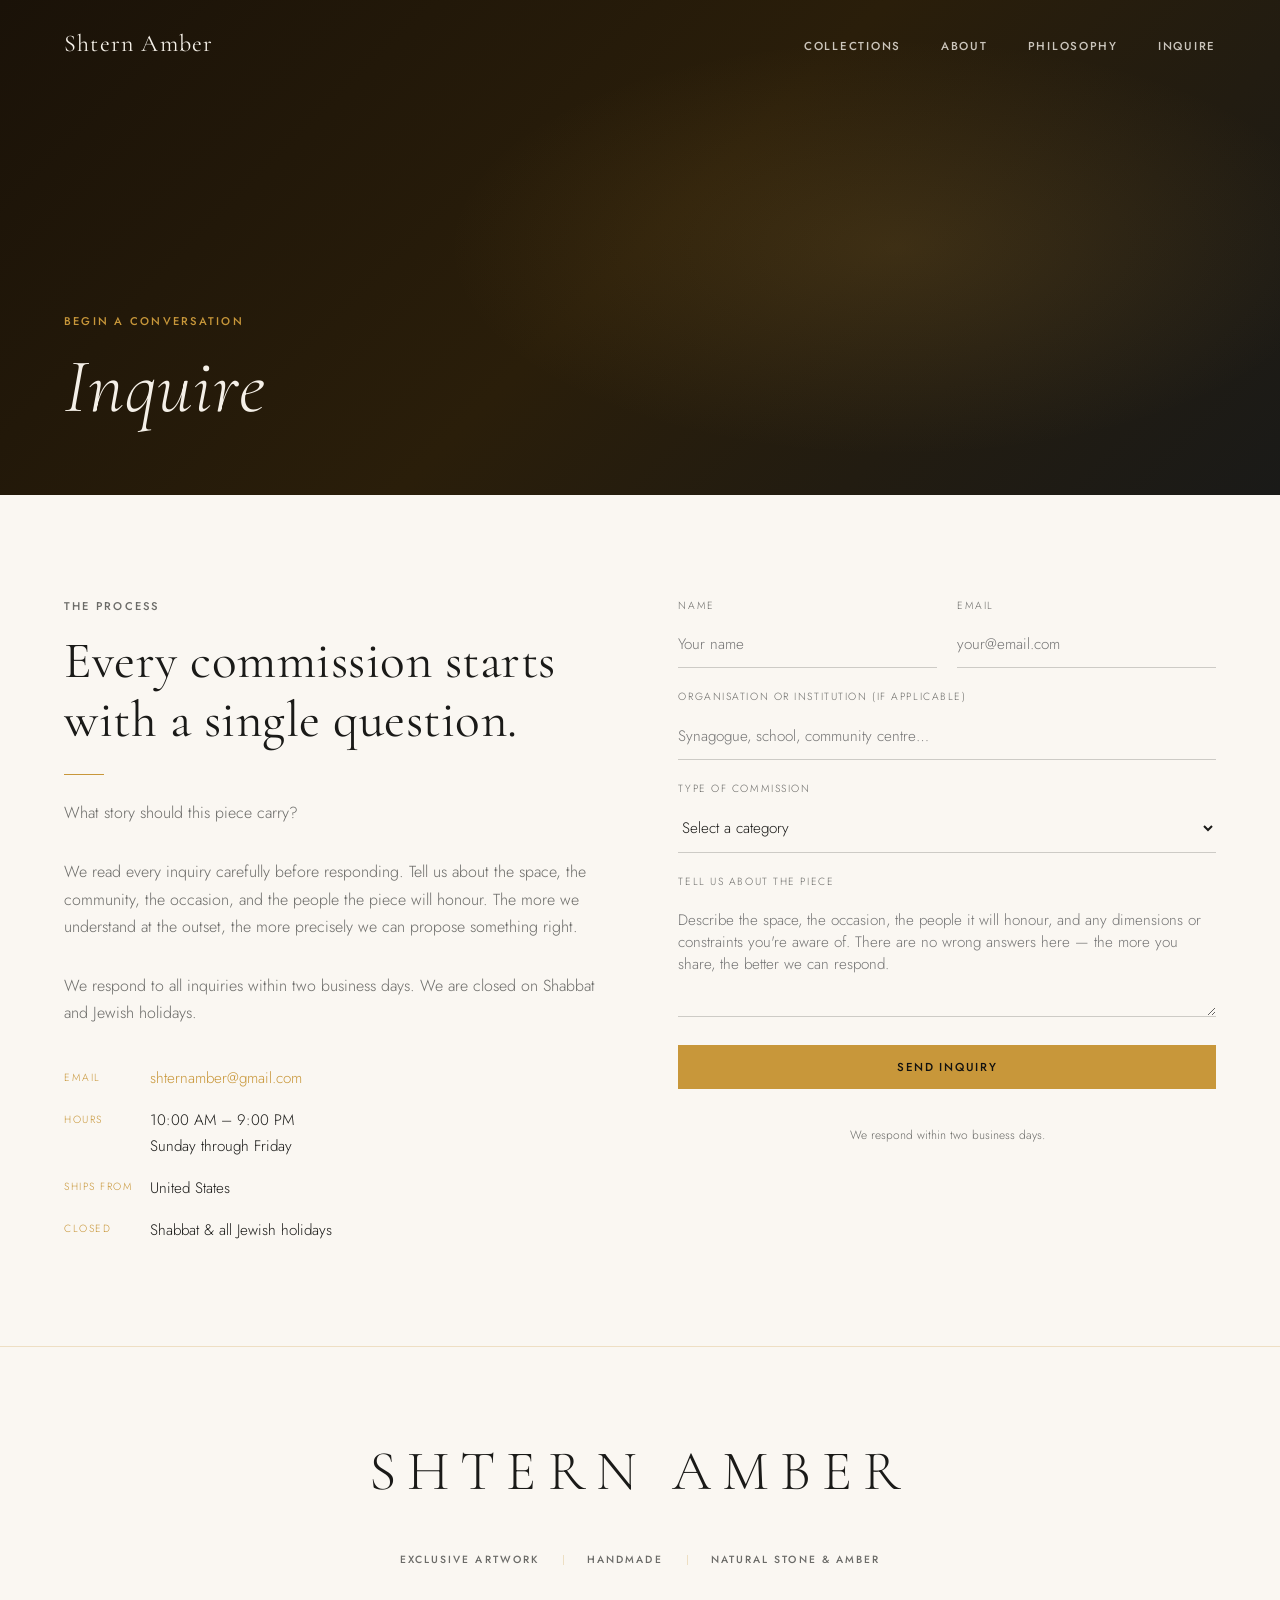
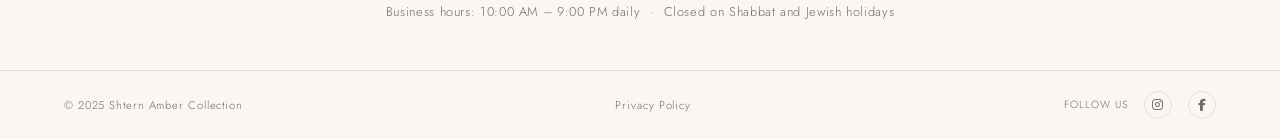
<file: contact.html>
﻿<!DOCTYPE html>
<html lang="en">
<head>
  <meta charset="UTF-8">
  <meta name="viewport" content="width=device-width, initial-scale=1.0">
  <title>Inquire — Shtern Amber</title>
  <meta name="description" content="Begin a conversation with Shtern Amber. Every commission starts with a single question — what story should this piece carry?">
  <link rel="stylesheet" href="css/style.css">
  <link rel="stylesheet" href="https://cdnjs.cloudflare.com/ajax/libs/font-awesome/6.5.0/css/all.min.css">
</head>
<body>
  <nav class="nav" id="nav">
    <a href="index.html" class="nav-logo">Shtern Amber</a>
    <ul class="nav-links">
      <li class="nav-item"><a href="#">Collections</a>
        <div class="dropdown">
          <a href="memorial-boards.html">Memorial Boards</a><a href="donor-walls.html">Donor Walls</a><a href="tree-of-life.html">Tree of Life</a><a href="mezuzah.html">Mezuzah Cases</a><a href="torah-pointers.html">Torah Pointers</a><a href="challah-boards.html">Challah Boards</a><a href="home-blessings.html">Home Blessings</a><a href="fundraising-art.html">Fundraising Art</a>
        </div>
      </li>
      <li><a href="about.html">About</a></li><li><a href="philosophy.html">Philosophy</a></li><li><a href="contact.html">Inquire</a></li>
    </ul>
    <button class="nav-burger" id="burger" aria-label="Menu"><span></span><span></span><span></span></button>
  </nav>
  <div class="mobile-menu" id="mobileMenu">
    <button class="mobile-menu-close" id="menuClose">✕</button>
    <a href="memorial-boards.html" class="mobile-menu-sub">Memorial Boards</a><a href="donor-walls.html" class="mobile-menu-sub">Donor Walls</a><a href="tree-of-life.html" class="mobile-menu-sub">Tree of Life</a><a href="mezuzah.html" class="mobile-menu-sub">Mezuzah Cases</a><a href="torah-pointers.html" class="mobile-menu-sub">Torah Pointers</a><a href="challah-boards.html" class="mobile-menu-sub">Challah Boards</a><a href="home-blessings.html" class="mobile-menu-sub">Home Blessings</a><a href="fundraising-art.html" class="mobile-menu-sub">Fundraising Art</a>
    <a href="about.html">About</a><a href="philosophy.html">Philosophy</a><a href="contact.html">Inquire</a>
  </div>

  <div class="page-hero">
    <div class="page-hero-bg"></div><div class="page-hero-glow"></div>
    <div class="container page-hero-content">
      <p class="label">Begin a Conversation</p>
      <h1>Inquire</h1>
    </div>
  </div>

  <section>
    <div class="container">
      <div class="contact-grid">
        <div class="contact-info">
          <p class="label">The Process</p>
          <h2>Every commission starts with a single question.</h2>
          <div class="divider"></div>
          <p>What story should this piece carry?</p>
          <p>We read every inquiry carefully before responding. Tell us about the space, the community, the occasion, and the people the piece will honour. The more we understand at the outset, the more precisely we can propose something right.</p>
          <p>We respond to all inquiries within two business days. We are closed on Shabbat and Jewish holidays.</p>

          <div class="contact-detail" style="margin-top: 2.5rem;">
            <div class="contact-detail-item">
              <span class="contact-detail-item-label">Email</span>
              <span class="contact-detail-item-val"><a href="mailto:shternamber@gmail.com" style="color:var(--amber);">shternamber@gmail.com</a></span>
            </div>
            <div class="contact-detail-item">
              <span class="contact-detail-item-label">Hours</span>
              <span class="contact-detail-item-val">10:00 AM – 9:00 PM<br>Sunday through Friday</span>
            </div>
            <div class="contact-detail-item">
              <span class="contact-detail-item-label">Ships From</span>
              <span class="contact-detail-item-val">United States</span>
            </div>
            <div class="contact-detail-item">
              <span class="contact-detail-item-label">Closed</span>
              <span class="contact-detail-item-val">Shabbat &amp; all Jewish holidays</span>
            </div>
          </div>
        </div>

        <div>
          <form class="contact-form" name="contact" action="https://formspree.io/f/shternamber@gmail.com" method="POST">
            <div class="form-row">
              <div class="form-group">
                <label for="name">Name</label>
                <input type="text" id="name" name="name" required placeholder="Your name">
              </div>
              <div class="form-group">
                <label for="email">Email</label>
                <input type="email" id="email" name="email" required placeholder="your@email.com">
              </div>
            </div>
            <div class="form-group">
              <label for="organisation">Organisation or Institution (if applicable)</label>
              <input type="text" id="organisation" name="organisation" placeholder="Synagogue, school, community centre…">
            </div>
            <div class="form-group">
              <label for="type">Type of Commission</label>
              <select id="type" name="type">
                <option value="">Select a category</option>
                <option>Memorial Board</option>
                <option>Donor Recognition Wall</option>
                <option>Tree of Life</option>
                <option>Mezuzah Case</option>
                <option>Torah Pointer</option>
                <option>Challah Board</option>
                <option>Home Blessing Panel</option>
                <option>Fundraising Artwork</option>
                <option>Other / Not sure yet</option>
              </select>
            </div>
            <div class="form-group">
              <label for="message">Tell us about the piece</label>
              <textarea id="message" name="message" required placeholder="Describe the space, the occasion, the people it will honour, and any dimensions or constraints you're aware of. There are no wrong answers here — the more you share, the better we can respond."></textarea>
            </div>
            <button type="submit" class="btn btn-amber" style="width:100%; justify-content:center; margin-top:0.5rem;">Send Inquiry</button>
            <p style="font-size:0.75rem; color:var(--grey); text-align:center; margin-top:1rem;">We respond within two business days.</p>
          </form>
        </div>
      </div>
    </div>
  </section>

  <footer class="footer">
    <div class="footer-top">
      <div class="footer-logo-text">Shtern Amber</div>
      <div class="footer-services">
        <span class="footer-service">Exclusive Artwork</span>
        <span class="footer-service">Handmade</span>
        <span class="footer-service">Natural Stone &amp; Amber</span>
      </div>
      <p class="footer-schedule">Business hours: 10:00 AM &ndash; 9:00 PM daily &nbsp;&middot;&nbsp; Closed on Shabbat and Jewish holidays</p>
    </div>
    <div class="footer-bottom">
      <span>&copy; 2025 Shtern Amber Collection</span>
      <a href="#">Privacy Policy</a>
      <div class="footer-socials">
        <span class="footer-socials-label">Follow us</span>
        <a href="https://www.instagram.com/shtern.amber/" class="footer-social-link" target="_blank" aria-label="Instagram"><i class="fa-brands fa-instagram"></i></a>
        <a href="https://www.facebook.com/shternamber/" class="footer-social-link" target="_blank" aria-label="Facebook"><i class="fa-brands fa-facebook-f"></i></a>
      </div>
    </div>
  </footer>
  <script src="js/main.js"></script>
</body>
</html>
</file>
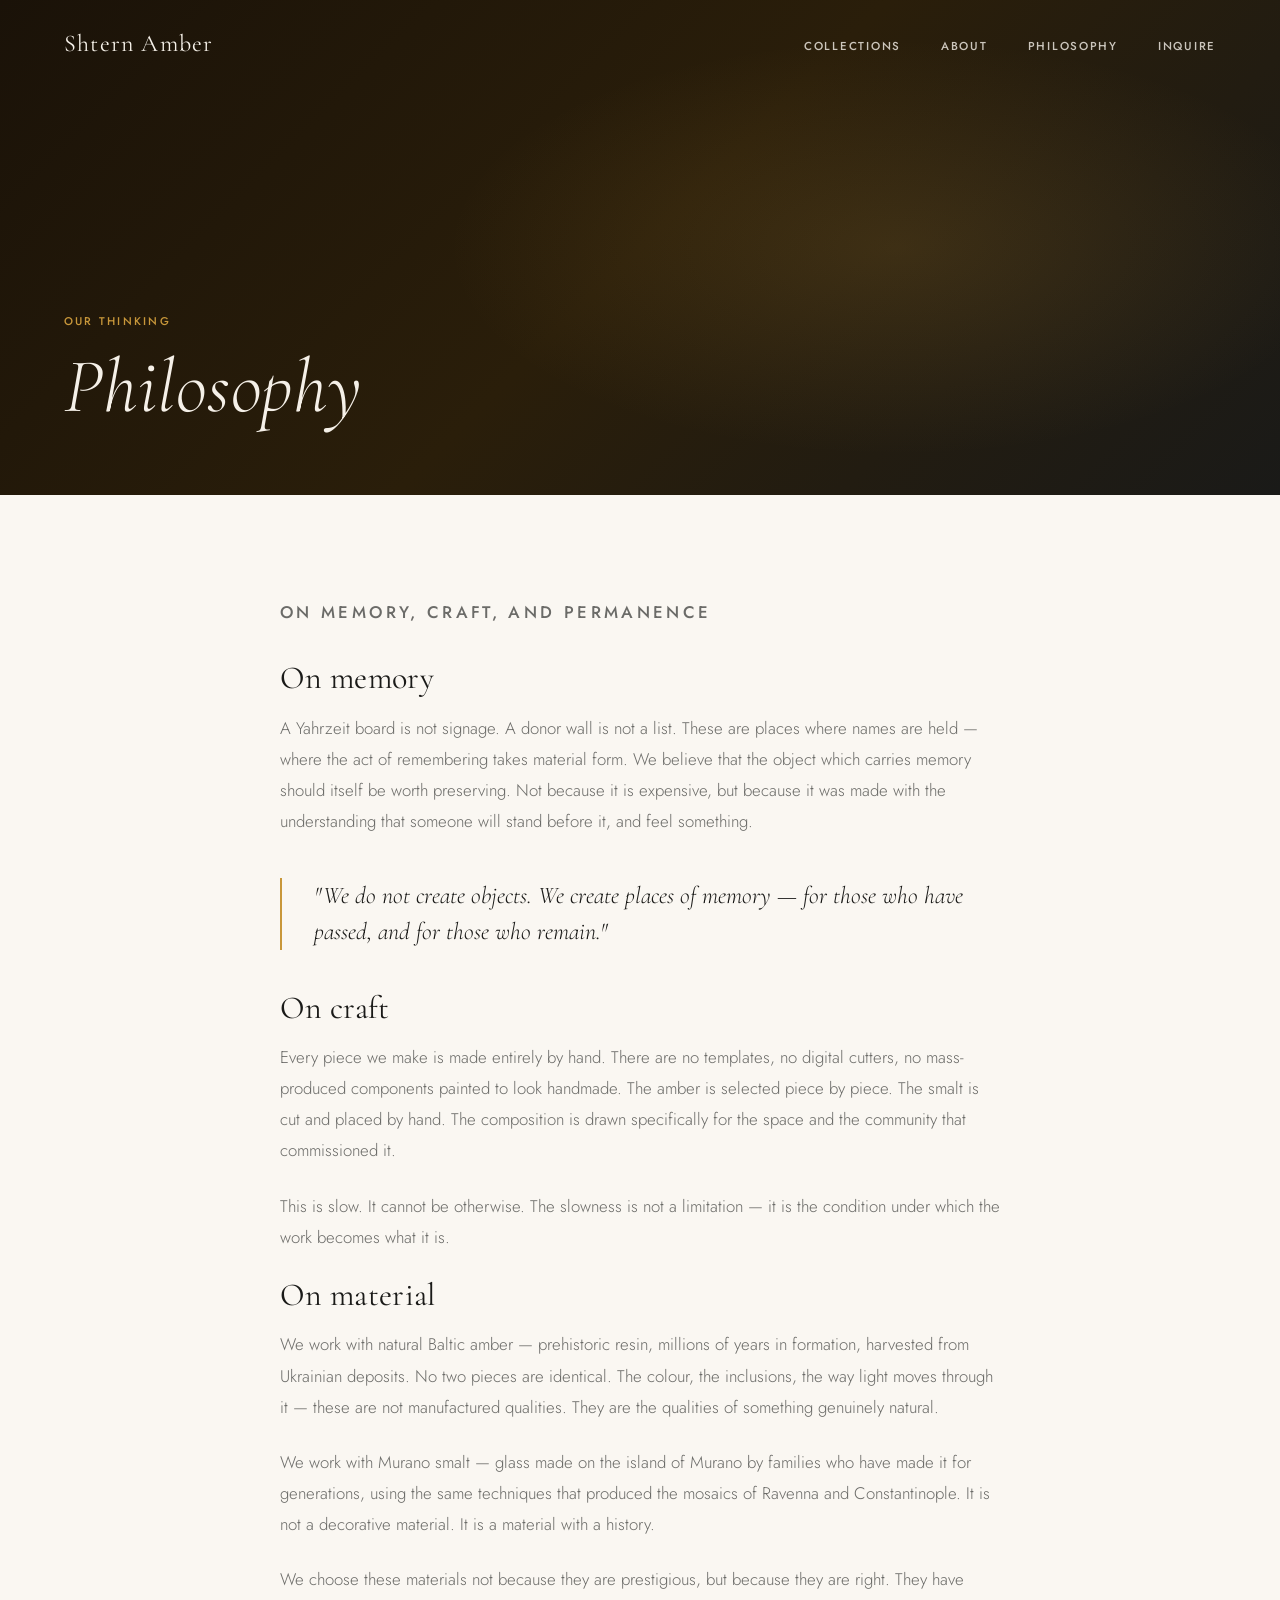
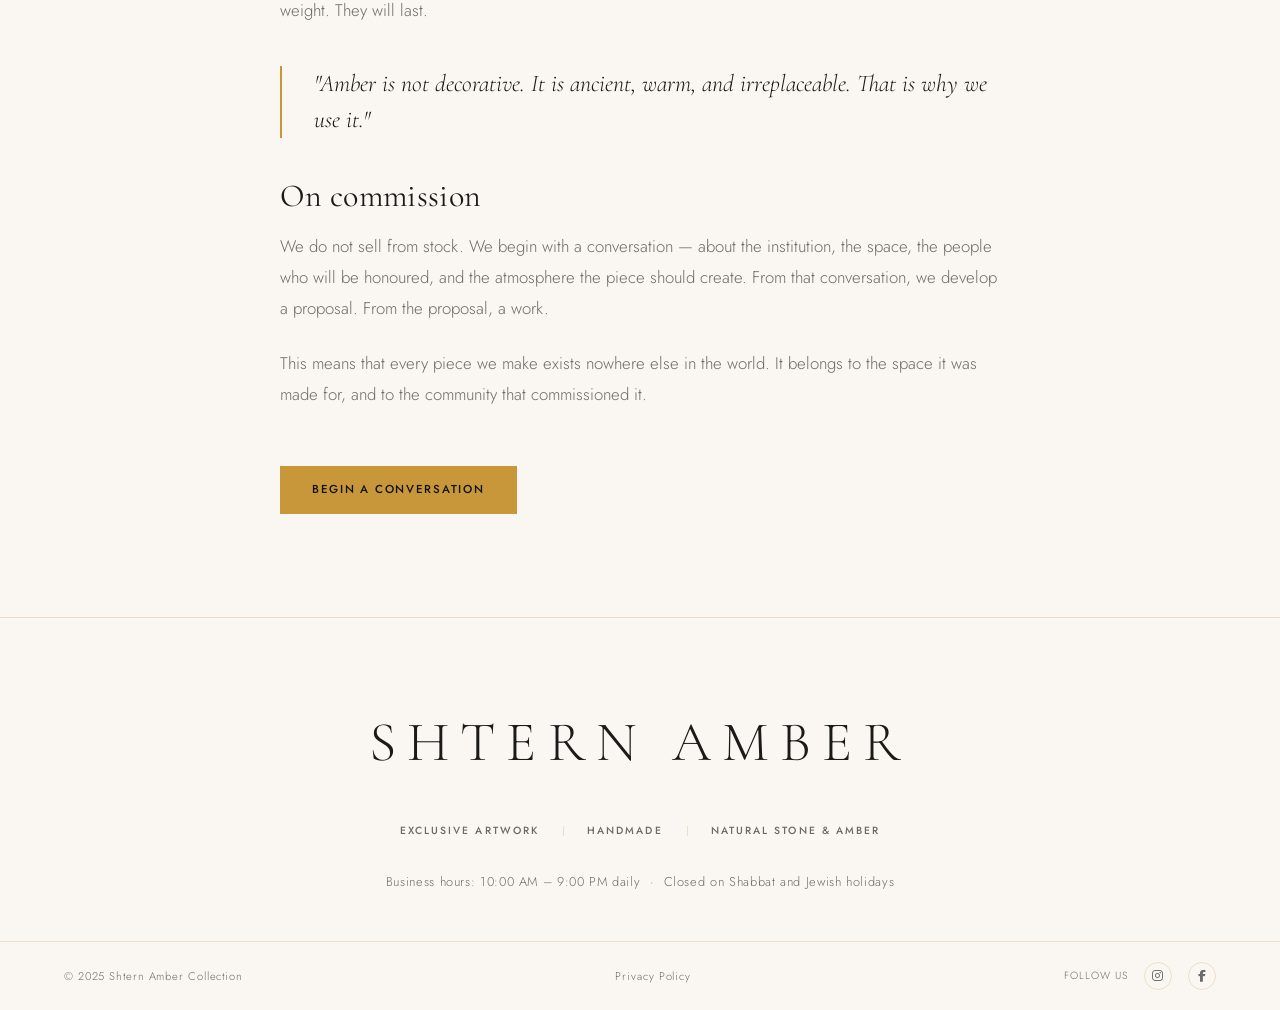
<file: philosophy.html>
﻿<!DOCTYPE html>
<html lang="en">
<head>
  <meta charset="UTF-8">
  <meta name="viewport" content="width=device-width, initial-scale=1.0">
  <title>Philosophy — Shtern Amber</title>
  <meta name="description" content="The philosophy behind Shtern Amber: on memory, craft, material, and the meaning of objects made by hand.">
  <link rel="stylesheet" href="css/style.css">
  <link rel="stylesheet" href="https://cdnjs.cloudflare.com/ajax/libs/font-awesome/6.5.0/css/all.min.css">
  <style>
    .philosophy-body { max-width: 720px; margin: 0 auto; }
    .philosophy-body h3 { margin-bottom: 1rem; }
    .philosophy-body p { color: var(--grey); margin-bottom: 1.5rem; font-size: 1.05rem; line-height: 1.85; }
    .philosophy-body .pull-quote {
      border-left: 2px solid var(--amber);
      padding-left: 2rem;
      margin: 2.5rem 0;
      font-family: var(--serif);
      font-size: 1.5rem;
      font-style: italic;
      color: var(--dark);
      line-height: 1.5;
    }
  </style>
</head>
<body>

  <nav class="nav" id="nav">
    <a href="index.html" class="nav-logo">Shtern Amber</a>
    <ul class="nav-links">
      <li class="nav-item">
        <a href="#">Collections</a>
        <div class="dropdown">
          <a href="memorial-boards.html">Memorial Boards</a>
          <a href="donor-walls.html">Donor Walls</a>
          <a href="tree-of-life.html">Tree of Life</a>
          <a href="mezuzah.html">Mezuzah Cases</a>
          <a href="torah-pointers.html">Torah Pointers</a>
          <a href="challah-boards.html">Challah Boards</a>
          <a href="home-blessings.html">Home Blessings</a>
          <a href="fundraising-art.html">Fundraising Art</a>
        </div>
      </li>
      <li><a href="about.html">About</a></li>
      <li><a href="philosophy.html">Philosophy</a></li>
      <li><a href="contact.html">Inquire</a></li>
    </ul>
    <button class="nav-burger" id="burger" aria-label="Menu">
      <span></span><span></span><span></span>
    </button>
  </nav>

  <div class="mobile-menu" id="mobileMenu">
    <button class="mobile-menu-close" id="menuClose">✕</button>
    <a href="memorial-boards.html" class="mobile-menu-sub">Memorial Boards</a>
    <a href="donor-walls.html" class="mobile-menu-sub">Donor Walls</a>
    <a href="tree-of-life.html" class="mobile-menu-sub">Tree of Life</a>
    <a href="mezuzah.html" class="mobile-menu-sub">Mezuzah Cases</a>
    <a href="torah-pointers.html" class="mobile-menu-sub">Torah Pointers</a>
    <a href="challah-boards.html" class="mobile-menu-sub">Challah Boards</a>
    <a href="home-blessings.html" class="mobile-menu-sub">Home Blessings</a>
    <a href="fundraising-art.html" class="mobile-menu-sub">Fundraising Art</a>
    <a href="about.html">About</a>
    <a href="philosophy.html">Philosophy</a>
    <a href="contact.html">Inquire</a>
  </div>

  <div class="page-hero">
    <div class="page-hero-bg"></div>
    <div class="page-hero-glow"></div>
    <div class="container page-hero-content">
      <p class="label">Our Thinking</p>
      <h1>Philosophy</h1>
    </div>
  </div>

  <section>
    <div class="container">
      <div class="philosophy-body">

        <p class="label" style="margin-bottom: 2rem;">On Memory, Craft, and Permanence</p>

        <h3>On memory</h3>
        <p>A Yahrzeit board is not signage. A donor wall is not a list. These are places where names are held — where the act of remembering takes material form. We believe that the object which carries memory should itself be worth preserving. Not because it is expensive, but because it was made with the understanding that someone will stand before it, and feel something.</p>

        <div class="pull-quote">
          "We do not create objects. We create places of memory — for those who have passed, and for those who remain."
        </div>

        <h3>On craft</h3>
        <p>Every piece we make is made entirely by hand. There are no templates, no digital cutters, no mass-produced components painted to look handmade. The amber is selected piece by piece. The smalt is cut and placed by hand. The composition is drawn specifically for the space and the community that commissioned it.</p>
        <p>This is slow. It cannot be otherwise. The slowness is not a limitation — it is the condition under which the work becomes what it is.</p>

        <h3>On material</h3>
        <p>We work with natural Baltic amber — prehistoric resin, millions of years in formation, harvested from Ukrainian deposits. No two pieces are identical. The colour, the inclusions, the way light moves through it — these are not manufactured qualities. They are the qualities of something genuinely natural.</p>
        <p>We work with Murano smalt — glass made on the island of Murano by families who have made it for generations, using the same techniques that produced the mosaics of Ravenna and Constantinople. It is not a decorative material. It is a material with a history.</p>
        <p>We choose these materials not because they are prestigious, but because they are right. They have weight. They will last.</p>

        <div class="pull-quote">
          "Amber is not decorative. It is ancient, warm, and irreplaceable. That is why we use it."
        </div>

        <h3>On commission</h3>
        <p>We do not sell from stock. We begin with a conversation — about the institution, the space, the people who will be honoured, and the atmosphere the piece should create. From that conversation, we develop a proposal. From the proposal, a work.</p>
        <p>This means that every piece we make exists nowhere else in the world. It belongs to the space it was made for, and to the community that commissioned it.</p>

        <a href="contact.html" class="btn btn-amber mt-md">Begin a Conversation</a>

      </div>
    </div>
  </section>

  <footer class="footer">
    <div class="footer-top">
      <div class="footer-logo-text">Shtern Amber</div>
      <div class="footer-services">
        <span class="footer-service">Exclusive Artwork</span>
        <span class="footer-service">Handmade</span>
        <span class="footer-service">Natural Stone &amp; Amber</span>
      </div>
      <p class="footer-schedule">Business hours: 10:00 AM &ndash; 9:00 PM daily &nbsp;&middot;&nbsp; Closed on Shabbat and Jewish holidays</p>
    </div>
    <div class="footer-bottom">
      <span>&copy; 2025 Shtern Amber Collection</span>
      <a href="#">Privacy Policy</a>
      <div class="footer-socials">
        <span class="footer-socials-label">Follow us</span>
        <a href="https://www.instagram.com/shtern.amber/" class="footer-social-link" target="_blank" aria-label="Instagram"><i class="fa-brands fa-instagram"></i></a>
        <a href="https://www.facebook.com/shternamber/" class="footer-social-link" target="_blank" aria-label="Facebook"><i class="fa-brands fa-facebook-f"></i></a>
      </div>
    </div>
  </footer>

  <script src="js/main.js"></script>
</body>
</html>
</file>
<file: css/style.css>
/* ============================================================
   SHTERN AMBER — Luxury Design System
   ============================================================ */

@import url('https://fonts.googleapis.com/css2?family=Cormorant+Garamond:ital,wght@0,300;0,400;0,500;0,600;1,300;1,400&family=Jost:wght@300;400;500&display=swap');

/* --- Variables --- */
:root {
  --black:   #111110;
  --dark:    #1a1a18;
  --amber:   #c8973a;
  --amber-lt:#e0b96a;
  --ivory:   #f5f0e8;
  --cream:   #faf7f2;
  --grey:    #6b6b68;
  --line:    rgba(200, 151, 58, 0.25);

  --serif:   'Cormorant Garamond', Georgia, serif;
  --sans:    'Jost', system-ui, sans-serif;

  --max:     1320px;
  --pad:     clamp(1.5rem, 5vw, 5rem);
}

/* --- Reset --- */
*, *::before, *::after { box-sizing: border-box; margin: 0; padding: 0; }
html { scroll-behavior: smooth; font-size: 16px; }
body {
  background: var(--cream);
  color: var(--dark);
  font-family: var(--sans);
  font-weight: 300;
  line-height: 1.7;
  -webkit-font-smoothing: antialiased;
}
img { display: block; max-width: 100%; height: auto; }
a { color: inherit; text-decoration: none; }

/* --- Typography --- */
h1, h2, h3, h4 {
  font-family: var(--serif);
  font-weight: 400;
  line-height: 1.15;
  letter-spacing: 0.01em;
}
h1 { font-size: clamp(2.8rem, 6vw, 5.5rem); }
h2 { font-size: clamp(2rem, 4vw, 3.5rem); }
h3 { font-size: clamp(1.4rem, 2.5vw, 2rem); }
h4 { font-size: 1.2rem; }

.label {
  font-family: var(--sans);
  font-size: 0.7rem;
  font-weight: 500;
  letter-spacing: 0.2em;
  text-transform: uppercase;
  color: var(--amber);
}

/* --- Layout --- */
.container {
  width: 100%;
  max-width: var(--max);
  margin: 0 auto;
  padding: 0 var(--pad);
}

section { padding: clamp(4rem, 8vw, 9rem) 0; }

/* ============================================================
   NAVIGATION
   ============================================================ */
.nav {
  position: fixed;
  top: 0; left: 0; right: 0;
  z-index: 100;
  padding: 1.5rem var(--pad);
  display: flex;
  align-items: center;
  justify-content: space-between;
  transition: background 0.4s, padding 0.4s;
}
.nav.scrolled {
  background: rgba(250, 247, 242, 0.96);
  backdrop-filter: blur(12px);
  padding: 1rem var(--pad);
  box-shadow: 0 1px 0 var(--line);
}
.nav-logo {
  font-family: var(--serif);
  font-size: 1.5rem;
  font-weight: 400;
  letter-spacing: 0.05em;
  color: var(--ivory);
  transition: color 0.4s;
}
.nav.scrolled .nav-logo { color: var(--dark); }

.nav-links {
  display: flex;
  gap: 2.5rem;
  list-style: none;
}
.nav-links a {
  font-size: 0.72rem;
  font-weight: 500;
  letter-spacing: 0.15em;
  text-transform: uppercase;
  color: rgba(245,240,232,0.8);
  transition: color 0.3s;
}
.nav.scrolled .nav-links a { color: var(--grey); }
.nav-links a:hover,
.nav.scrolled .nav-links a:hover { color: var(--amber); }

/* Dropdown */
.nav-item { position: relative; }
.dropdown {
  position: absolute;
  top: calc(100% + 1rem);
  left: 50%;
  transform: translateX(-50%);
  background: var(--cream);
  border: 1px solid var(--line);
  min-width: 220px;
  padding: 1rem 0;
  opacity: 0;
  pointer-events: none;
  transition: opacity 0.2s, transform 0.2s;
  transform: translateX(-50%) translateY(-6px);
}
.nav-item:hover .dropdown {
  opacity: 1;
  pointer-events: all;
  transform: translateX(-50%) translateY(0);
}
.dropdown a {
  display: block;
  padding: 0.6rem 1.5rem;
  font-size: 0.72rem;
  letter-spacing: 0.1em;
  color: var(--grey) !important;
}
.dropdown a:hover { color: var(--amber) !important; background: rgba(200,151,58,0.05); }

.nav-burger {
  display: none;
  flex-direction: column;
  gap: 5px;
  cursor: pointer;
  background: none;
  border: none;
  padding: 4px;
}
.nav-burger span {
  display: block;
  width: 24px;
  height: 1px;
  background: var(--ivory);
  transition: background 0.4s;
}
.nav.scrolled .nav-burger span { background: var(--dark); }

/* ============================================================
   HERO
   ============================================================ */
.hero {
  position: relative;
  height: 100vh;
  min-height: 640px;
  display: flex;
  align-items: flex-end;
  padding-bottom: clamp(3rem, 8vw, 7rem);
  overflow: hidden;
  background: var(--black);
}
.hero-bg {
  position: absolute;
  inset: 0;
  background: linear-gradient(
    135deg,
    #1a1208 0%,
    #2a1e0a 40%,
    #1a1a18 100%
  );
}
.hero-glow {
  position: absolute;
  inset: 0;
  background: radial-gradient(
    ellipse 60% 50% at 65% 45%,
    rgba(200, 151, 58, 0.18) 0%,
    transparent 70%
  );
}
.hero-content {
  position: relative;
  z-index: 2;
  max-width: 720px;
}
.hero-label {
  margin-bottom: 1.5rem;
  color: var(--amber);
}
.hero h1 {
  color: var(--ivory);
  margin-bottom: 1.5rem;
  font-weight: 300;
  font-style: italic;
}
.hero h1 em {
  font-style: normal;
  font-weight: 400;
  color: var(--amber-lt);
}
.hero-sub {
  font-size: 1rem;
  color: rgba(245,240,232,0.6);
  max-width: 480px;
  margin-bottom: 2.5rem;
  font-weight: 300;
}
.hero-actions { display: flex; gap: 1.5rem; align-items: center; flex-wrap: wrap; }

/* Scroll indicator */
.hero-scroll {
  position: absolute;
  bottom: 2.5rem;
  right: var(--pad);
  z-index: 2;
  display: flex;
  flex-direction: column;
  align-items: center;
  gap: 0.5rem;
  color: rgba(245,240,232,0.4);
  font-size: 0.65rem;
  letter-spacing: 0.15em;
  text-transform: uppercase;
}
.hero-scroll-line {
  width: 1px;
  height: 60px;
  background: linear-gradient(to bottom, rgba(200,151,58,0.6), transparent);
  animation: scrollLine 2s ease-in-out infinite;
}
@keyframes scrollLine {
  0%, 100% { opacity: 0.4; transform: scaleY(1); }
  50% { opacity: 1; transform: scaleY(0.6); }
}

/* ============================================================
   BUTTONS
   ============================================================ */
.btn {
  display: inline-flex;
  align-items: center;
  gap: 0.6rem;
  padding: 0.9rem 2rem;
  font-family: var(--sans);
  font-size: 0.72rem;
  font-weight: 500;
  letter-spacing: 0.15em;
  text-transform: uppercase;
  cursor: pointer;
  transition: all 0.3s;
  border: none;
}
.btn-amber {
  background: var(--amber);
  color: var(--black);
}
.btn-amber:hover { background: var(--amber-lt); }

.btn-outline {
  background: transparent;
  border: 1px solid rgba(245,240,232,0.35);
  color: var(--ivory);
}
.btn-outline:hover {
  border-color: var(--amber);
  color: var(--amber);
}
.btn-outline-dark {
  background: transparent;
  border: 1px solid rgba(26,26,24,0.3);
  color: var(--dark);
}
.btn-outline-dark:hover {
  border-color: var(--amber);
  color: var(--amber);
}
.btn-arrow::after {
  content: '→';
  font-size: 1em;
  transition: transform 0.3s;
}
.btn-arrow:hover::after { transform: translateX(4px); }

/* ============================================================
   INTRO STRIP
   ============================================================ */
.intro-strip {
  padding: clamp(2.5rem, 5vw, 4rem) 0;
  border-top: 1px solid var(--line);
  border-bottom: 1px solid var(--line);
}
.intro-strip .container {
  display: grid;
  grid-template-columns: repeat(3, 1fr);
  gap: 3rem;
}
.intro-stat { text-align: center; }
.intro-stat-num {
  font-family: var(--serif);
  font-size: clamp(2rem, 4vw, 3.2rem);
  font-weight: 300;
  color: var(--amber);
  display: block;
}
.intro-stat-label {
  font-size: 0.72rem;
  letter-spacing: 0.12em;
  text-transform: uppercase;
  color: var(--grey);
}

/* ============================================================
   ABOUT SECTION
   ============================================================ */
.about-grid {
  display: grid;
  grid-template-columns: 1fr 1fr;
  gap: clamp(3rem, 6vw, 8rem);
  align-items: center;
}
.about-img-wrap {
  position: relative;
}
.about-img-wrap img {
  width: 100%;
  aspect-ratio: 3/4;
  object-fit: cover;
}
.about-img-accent {
  position: absolute;
  bottom: -2rem;
  right: -2rem;
  width: 60%;
  aspect-ratio: 1;
  border: 1px solid var(--line);
  z-index: -1;
}
.about-text .label { margin-bottom: 1rem; }
.about-text h2 { margin-bottom: 1.5rem; }
.about-text p {
  color: var(--grey);
  margin-bottom: 1.2rem;
  font-size: 1.05rem;
}
.about-text .btn { margin-top: 1rem; }

/* ============================================================
   COLLECTIONS GRID
   ============================================================ */
.collections .label { margin-bottom: 1rem; }
.collections h2 { margin-bottom: 0.5rem; }
.collections-intro {
  color: var(--grey);
  margin-bottom: clamp(2.5rem, 5vw, 4rem);
  max-width: 560px;
}
.collections-grid {
  display: grid;
  grid-template-columns: repeat(4, 1fr);
  gap: 1.5px;
  background: var(--line);
}
.collection-card {
  position: relative;
  overflow: hidden;
  background: var(--cream);
  aspect-ratio: 3/4;
  cursor: pointer;
}
.collection-card-img {
  width: 100%;
  height: 100%;
  object-fit: cover;
  transition: transform 0.6s cubic-bezier(0.25,0.46,0.45,0.94);
}
.collection-card:hover .collection-card-img { transform: scale(1.05); }
.collection-card-overlay {
  position: absolute;
  inset: 0;
  background: linear-gradient(to top, rgba(17,17,16,0.85) 0%, transparent 55%);
  display: flex;
  flex-direction: column;
  justify-content: flex-end;
  padding: 1.5rem;
}
.collection-card-name {
  font-family: var(--serif);
  font-size: 1.3rem;
  font-weight: 400;
  color: var(--ivory);
  margin-bottom: 0.3rem;
}
.collection-card-link {
  font-size: 0.65rem;
  letter-spacing: 0.15em;
  text-transform: uppercase;
  color: var(--amber);
  opacity: 0;
  transform: translateY(6px);
  transition: opacity 0.3s, transform 0.3s;
}
.collection-card:hover .collection-card-link {
  opacity: 1;
  transform: translateY(0);
}
.collection-card.wide {
  grid-column: span 2;
  aspect-ratio: auto;
  min-height: 400px;
}

/* ============================================================
   PHILOSOPHY STRIP
   ============================================================ */
.philosophy-strip {
  background: var(--dark);
  padding: clamp(5rem, 10vw, 10rem) 0;
  text-align: center;
}
.philosophy-strip blockquote {
  font-family: var(--serif);
  font-size: clamp(1.6rem, 3.5vw, 3rem);
  font-weight: 300;
  font-style: italic;
  color: var(--ivory);
  max-width: 900px;
  margin: 0 auto 2rem;
  line-height: 1.5;
}
.philosophy-strip blockquote em {
  font-style: normal;
  color: var(--amber-lt);
}
.philosophy-strip cite {
  font-size: 0.72rem;
  letter-spacing: 0.15em;
  text-transform: uppercase;
  color: var(--amber);
  font-style: normal;
}

/* ============================================================
   MATERIALS SECTION
   ============================================================ */
.materials-grid {
  display: grid;
  grid-template-columns: repeat(3, 1fr);
  gap: 3rem;
}
.material-item { text-align: center; }
.material-icon {
  width: 64px;
  height: 64px;
  border: 1px solid var(--line);
  border-radius: 50%;
  display: flex;
  align-items: center;
  justify-content: center;
  margin: 0 auto 1.5rem;
  font-size: 1.5rem;
}
.material-item h4 {
  font-family: var(--serif);
  font-size: 1.3rem;
  margin-bottom: 0.75rem;
}
.material-item p { color: var(--grey); font-size: 0.95rem; }

/* ============================================================
   PRODUCT PAGE
   ============================================================ */
.page-hero {
  height: 55vh;
  min-height: 420px;
  background: var(--dark);
  display: flex;
  align-items: flex-end;
  padding-bottom: clamp(2.5rem, 5vw, 5rem);
  position: relative;
  overflow: hidden;
}
.page-hero-bg {
  position: absolute;
  inset: 0;
  background: linear-gradient(135deg, #1a1208 0%, #2a1e0a 50%, #1a1a18 100%);
}
.page-hero-glow {
  position: absolute;
  inset: 0;
  background: radial-gradient(ellipse 50% 60% at 70% 50%, rgba(200,151,58,0.15) 0%, transparent 70%);
}
.page-hero-content { position: relative; z-index: 2; }
.page-hero .label { margin-bottom: 0.75rem; }
.page-hero h1 { color: var(--ivory); font-style: italic; font-weight: 300; }

.products-section { background: var(--cream); }
.products-grid {
  display: grid;
  grid-template-columns: repeat(3, 1fr);
  gap: 2.5rem;
}
.product-card { cursor: pointer; }
.product-card-img-wrap {
  overflow: hidden;
  margin-bottom: 1.25rem;
}
.product-card-img {
  width: 100%;
  aspect-ratio: 4/5;
  object-fit: cover;
  transition: transform 0.5s cubic-bezier(0.25,0.46,0.45,0.94);
}
.product-card:hover .product-card-img { transform: scale(1.04); }
.product-card-label { margin-bottom: 0.4rem; }
.product-card-name {
  font-family: var(--serif);
  font-size: 1.4rem;
  margin-bottom: 0.5rem;
}
.product-card-desc { color: var(--grey); font-size: 0.9rem; margin-bottom: 1rem; }
.product-card-link {
  font-size: 0.7rem;
  letter-spacing: 0.15em;
  text-transform: uppercase;
  color: var(--amber);
  display: inline-flex;
  align-items: center;
  gap: 0.5rem;
  transition: gap 0.3s;
}
.product-card-link::after { content: '→'; }
.product-card:hover .product-card-link { gap: 0.8rem; }

/* ============================================================
   CONTACT / INQUIRY
   ============================================================ */
.contact-grid {
  display: grid;
  grid-template-columns: 1fr 1fr;
  gap: clamp(3rem, 6vw, 8rem);
  align-items: start;
}
.contact-info .label { margin-bottom: 1rem; }
.contact-info h2 { margin-bottom: 1.5rem; }
.contact-info p { color: var(--grey); margin-bottom: 2rem; }
.contact-detail {
  display: flex;
  flex-direction: column;
  gap: 1rem;
}
.contact-detail-item {
  display: flex;
  gap: 1rem;
  align-items: flex-start;
}
.contact-detail-item-label {
  font-size: 0.65rem;
  letter-spacing: 0.15em;
  text-transform: uppercase;
  color: var(--amber);
  min-width: 70px;
  padding-top: 0.15rem;
}
.contact-detail-item-val {
  color: var(--dark);
  font-size: 0.95rem;
}

.contact-form { display: flex; flex-direction: column; gap: 1.25rem; }
.form-group { display: flex; flex-direction: column; gap: 0.4rem; }
.form-group label {
  font-size: 0.65rem;
  letter-spacing: 0.15em;
  text-transform: uppercase;
  color: var(--grey);
}
.form-group input,
.form-group select,
.form-group textarea {
  background: transparent;
  border: none;
  border-bottom: 1px solid rgba(26,26,24,0.2);
  padding: 0.75rem 0;
  font-family: var(--sans);
  font-size: 0.95rem;
  font-weight: 300;
  color: var(--dark);
  outline: none;
  transition: border-color 0.3s;
  width: 100%;
}
.form-group input:focus,
.form-group select:focus,
.form-group textarea:focus { border-color: var(--amber); }
.form-group textarea { resize: vertical; min-height: 120px; }
.form-row { display: grid; grid-template-columns: 1fr 1fr; gap: 1.25rem; }

/* ============================================================
   FOOTER
   ============================================================ */
.footer {
  background: var(--cream);
  border-top: 1px solid var(--line);
}
.footer-top {
  display: flex;
  flex-direction: column;
  align-items: center;
  text-align: center;
  padding: clamp(3rem, 6vw, 5rem) var(--pad) clamp(2rem, 4vw, 3rem);
  gap: 2rem;
}
.footer-logo-text {
  font-family: var(--serif);
  font-size: clamp(2rem, 5vw, 3.5rem);
  font-weight: 300;
  letter-spacing: 0.2em;
  color: var(--dark);
  text-transform: uppercase;
}
.footer-services {
  display: flex;
  gap: 0;
  flex-wrap: wrap;
  justify-content: center;
}
.footer-service {
  font-size: 0.65rem;
  font-weight: 500;
  letter-spacing: 0.2em;
  text-transform: uppercase;
  color: var(--grey);
  padding: 0 1.5rem;
  position: relative;
}
.footer-service + .footer-service::before {
  content: '';
  position: absolute;
  left: 0;
  top: 50%;
  transform: translateY(-50%);
  width: 1px;
  height: 10px;
  background: var(--line);
}
.footer-schedule {
  font-size: 0.8rem;
  color: var(--grey);
  letter-spacing: 0.05em;
}
.footer-bottom {
  border-top: 1px solid var(--line);
  padding: 1.25rem var(--pad);
  display: flex;
  justify-content: space-between;
  align-items: center;
  flex-wrap: wrap;
  gap: 1rem;
  font-size: 0.7rem;
  letter-spacing: 0.08em;
  color: var(--grey);
}
.footer-bottom a {
  color: var(--grey);
  transition: color 0.3s;
}
.footer-bottom a:hover { color: var(--amber); }
.footer-socials {
  display: flex;
  align-items: center;
  gap: 1rem;
}
.footer-socials-label {
  font-size: 0.65rem;
  letter-spacing: 0.1em;
  text-transform: uppercase;
  color: var(--grey);
}
.footer-social-link {
  width: 28px;
  height: 28px;
  border: 1px solid var(--line);
  border-radius: 50%;
  display: flex;
  align-items: center;
  justify-content: center;
  font-size: 0.75rem;
  color: var(--grey);
  transition: border-color 0.3s, color 0.3s;
}
.footer-social-link:hover {
  border-color: var(--amber);
  color: var(--amber);
}

/* ============================================================
   MOBILE NAV
   ============================================================ */
.mobile-menu {
  display: none;
  position: fixed;
  inset: 0;
  background: var(--cream);
  z-index: 200;
  flex-direction: column;
  padding: 5rem var(--pad) 3rem;
  gap: 0.25rem;
}
.mobile-menu.open { display: flex; }
.mobile-menu a {
  font-family: var(--serif);
  font-size: 1.8rem;
  font-style: italic;
  color: var(--dark);
  padding: 0.5rem 0;
  border-bottom: 1px solid var(--line);
  transition: color 0.2s;
}
.mobile-menu a:hover { color: var(--amber); }
.mobile-menu-close {
  position: absolute;
  top: 1.5rem;
  right: var(--pad);
  background: none;
  border: none;
  font-size: 1.5rem;
  cursor: pointer;
  color: var(--grey);
}
.mobile-menu-sub {
  font-family: var(--sans) !important;
  font-size: 0.85rem !important;
  font-style: normal !important;
  color: var(--grey) !important;
  padding: 0.35rem 1rem !important;
  border-bottom: none !important;
}

/* ============================================================
   UTILITIES
   ============================================================ */
.text-center { text-align: center; }
.text-amber { color: var(--amber); }
.mt-sm { margin-top: 1rem; }
.mt-md { margin-top: 2rem; }
.divider {
  width: 40px;
  height: 1px;
  background: var(--amber);
  margin: 1.5rem 0;
}
.divider-center { margin: 1.5rem auto; }

/* ============================================================
   RESPONSIVE
   ============================================================ */
@media (max-width: 1024px) {
  .collections-grid { grid-template-columns: repeat(2, 1fr); }
  .collection-card.wide { grid-column: span 1; }
  .products-grid { grid-template-columns: repeat(2, 1fr); }
  .footer-top { grid-template-columns: 1fr 1fr; }
}

@media (max-width: 768px) {
  .nav-links, .nav-item { display: none; }
  .nav-burger { display: flex; }
  .nav-logo { font-size: 1.25rem; }

  .about-grid,
  .contact-grid { grid-template-columns: 1fr; }
  .about-img-wrap { order: -1; }

  .intro-strip .container { grid-template-columns: 1fr; gap: 1.5rem; }
  .materials-grid { grid-template-columns: 1fr; gap: 2rem; }
  .form-row { grid-template-columns: 1fr; }
  .footer-top { grid-template-columns: 1fr; }
  .footer-bottom { flex-direction: column; text-align: center; }

  .collections-grid { grid-template-columns: 1fr; gap: 1px; }
}

@media (max-width: 480px) {
  .products-grid { grid-template-columns: 1fr; }
  .hero-actions { flex-direction: column; align-items: flex-start; }
}
</file>
